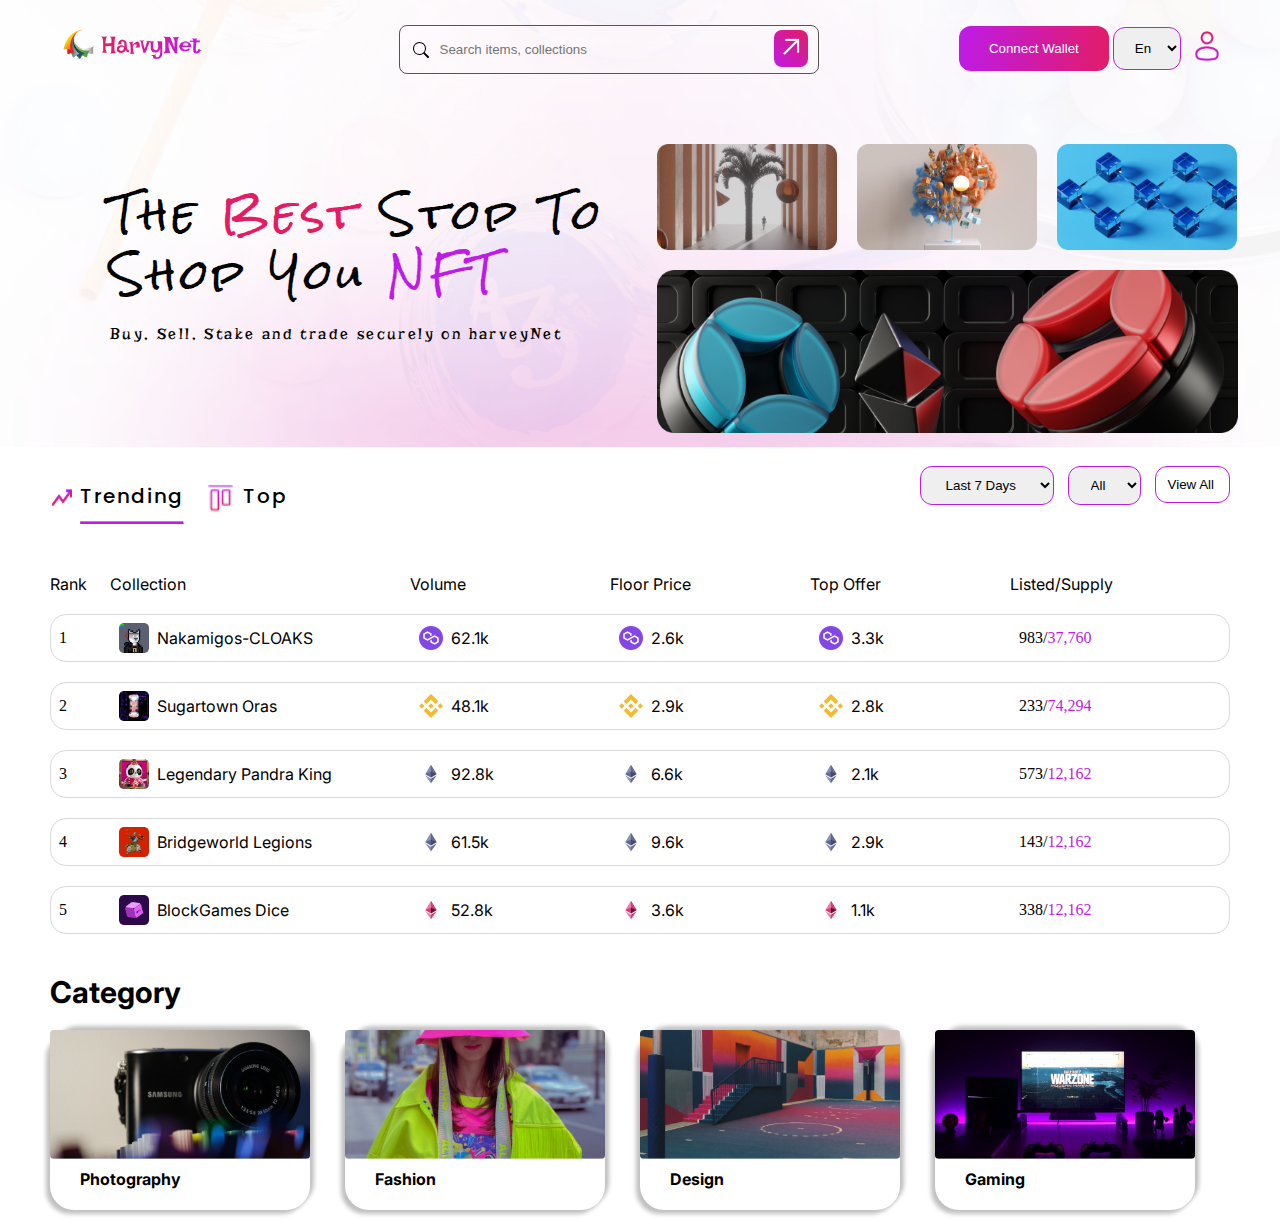
<file: index.html>
<!DOCTYPE html>
<html lang="en">
<head>
    <meta charset="UTF-8">
    <meta name="viewport" content="width=device-width, initial-scale=1.0">
    <title>harveyNet</title>
    <link rel="stylesheet" href="style.css">
</head>
<!-- Google tag (gtag.js) -->
<script async src="https://www.googletagmanager.com/gtag/js?id=G-5G2R98QRHV"></script>
<script>
  window.dataLayer = window.dataLayer || [];
  function gtag(){dataLayer.push(arguments);}
  gtag('js', new Date());

  gtag('config', 'G-5G2R98QRHV');
</script>
<body>
  <section class="header-sec">
    <header>
      <div>
          <img class="logo" src="./img/Frame 23.png" alt="">
      </div>
      <!--  -->
      <div>
        <form class="nosubmit">
            <input class="nosubmit noInput" type="search" placeholder="Search items, collections">
            <button class="nav-btn" type="submit"><img src="./img/grommet-icons_link-next.png" alt=""></button>

          <!-- <img class="nav-img" src="./img/Frame 22.png" alt=""> -->

          </form>
    </div>
      <!--  -->
      <div class="h-col3">
      <div class="header-col3">
        <button class="btn-header">Connect Wallet</button>
        <!-- <button>EN</button> -->
        <select class="header-select" id="selectwallet">
          <option value="En-1">En</option>
          <option value="En-2">En</option>
          <option value="En-3">En</option>
          <option value="En-4">En</option>
        </select>
          
        <!--  -->
        <img class="head-img" src="./img/Vector.png" alt="">

      </div>
          <!--  -->
          <img class="menu-icon" src="./img/icon _menu_.png" alt="" srcset="">
          <!--  -->
      </div>

  </header>
  <section class="hero-sec">
    <div class="hero-col1">
      <h1 class="rock">the <span style="color: #E31C64;">best</span> stop to shop you <span style="color: #BE1BE7; ">NFT</span></h1>
      <p class="rockp">Buy, Sell, Stake and trade securely on harveyNet</p>
    </div>
    <div class="hero-col2">
        <div class="hero-img1">
          <img class="hero-img-content" src="./img/Rectangle 21.png" alt="">
          <img class="hero-img-content" src="./img/Rectangle 23.png" alt="">
          <img class="hero-img-content" src="./img/Rectangle 24.png" alt="">
        </div>
        <div>
          <img class="hero-img-content2" src="img/Rectangle 22.png" alt="">
        </div>
    </div>
</section>

</section>

<!-- hero -->

<!-- /* metrics */ -->
<section >
    <div class="metric-nav">
      <div class="metric-nav1">
        <div class="nav-icon1">
          <img class="img-icon" src="./img/iconamoon_trend-up.png " alt=""> 
         <div>
          <p class="trend">Trending </p>
          <hr class="line">
         </div>
        </div>
        <!--  -->
        <div class="nav-icon1">
          <img class="img-icon" src="./img/ph_align-top-light.png" alt="">
          <p> Top</p>
      </div>
      <!--  -->
    </div>
    <div class="metric-nav2">
      <div>
        <select class="header-select- last-metric" id="selectwallet">
          <option value="last-7">Last 7 Days</option>
          <option value="last-6">last 6 Days</option>
          <option value="last-5">last 5 Days</option>
          <option value="last-4">last 4 Days</option>
        </select>
      </div>
      <div>
        <select class="header-select- all-metric " id="selectwallet">
          <option value="all-1">All</option>
          <option value="all-2">All</option>
          <option value="all-3">All</option>
          <option value="all-4">All</option>
        </select>
      </div>
      <div>
        <a href=""><button class="btn-view ">View All</button></a>
      </div>

    </div>

</section>
<!--  -->
<section class="metric">
  <div class="metric-header">
    <h6>Rank</h6>
    <h6>Collection</h6>
    <h6>Volume</h6>
    <h6>Floor Price</h6>
    <h6>Top Offer</h6>
    <h6>Listed/Supply</h6>

  </div>
  <div class="metric1 metric-header">
    <div>
      <p>1</p>
    </div>
    <!--  -->
    <div class="metric-col">
      <img class="metric-img-col1" src="img/Rectangle 20.png" alt="">
      <p class="col-p">Nakamigos-CLOAKS</p>
    </div>
    <div class="metric-col">
      <img class="img2" src="./img/Ellipse 4 (1).png" alt="">
      <p class="metric-num">62.1k</p>
    </div>
    <div class="metric-col">
      <img class="img2" src="./img/Ellipse 4 (1).png" alt="">
      <p class="metric-num">2.6k</p>
    </div>
    <div class="metric-col">
      <img class="img2" src="./img/Ellipse 4 (1).png" alt="">
      <p class="metric-num">3.3k</p>
    </div>
    <div>
      <p class="metric-num">983/<span style="color: #BE1BE7;">37,760</span></p>
    </div>
    <!-- <div>

    </div> -->

  </div>
  <!--  -->
  <div class="metric2">
    <div class="metric1 metric-header">
      <div>
        <p>2</p>
      </div>
      <!--  -->
      <div class="metric-col">
        <img class="metric-img-col1" src="img/Rectangle 20 (1).png" alt="">
        <p class="col-p">Sugartown Oras</p>
      </div>
      <div class="metric-col">
        <img class="img2" src="./img/Ellipse 4.png" alt="">
        <p class="metric-num">48.1k</p>
      </div>
      <div class="metric-col">
        <img class="img2" src="./img/Ellipse 4.png" alt="">
        <p class="metric-num">2.9k</p>
      </div>
      <div class="metric-col">
        <img class="img2" src="./img/Ellipse 4.png" alt="">
        <p class="metric-num">2.8k</p>
      </div>
      <div>
        <p class="metric-num">233/<span style="color: #BE1BE7;">74,294</span></p>
      </div>  </div>
  <!--  -->
  <div class="metric3">
    <div class="metric1 metric-header">
      <div>
        <p>3</p>
      </div>
      <!--  -->
      <div class="metric-col">
        <img class="metric-img-col1" src="img/Rectangle 20 (2).png" alt="">
        <p class="col-p">Legendary Pandra King</p>
      </div>
      <div class="metric-col">
        <img class="img2" src="./img/Ellipse 3.png" alt="">
        <p class="metric-num">92.8k</p>
      </div>
      <div class="metric-col">
        <img class="img2" src="./img/Ellipse 3.png" alt="">
        <p class="metric-num">6.6k</p>
      </div>
      <div class="metric-col">
        <img class="img2" src="./img/Ellipse 3.png" alt="">
        <p class="metric-num">2.1k</p>
      </div>
      <div>
        <p class="metric-num">573/<span style="color: #BE1BE7;">12,162</span></p>
      </div>
 </div>
  <!--  -->
  <div class="metric4">
    <div class="metric1 metric-header">
      <div>
        <p>4</p>
      </div>
      <!--  -->
      <div class="metric-col">
        <img class="metric-img-col1" src="img/Rectangle 20 (3).png" alt="">
        <p class="col-p">Bridgeworld Legions</p>
      </div>
      <div class="metric-col">
        <img class="img2" src="./img/Ellipse 3.png" alt="">
        <p class="metric-num">61.5k</p>
      </div>
      <div class="metric-col">
        <img class="img2" src="./img/Ellipse 3.png" alt="">
        <p class="metric-num">9.6k</p>
      </div>
      <div class="metric-col">
        <img class="img2" src="./img/Ellipse 3.png" alt="">
        <p class="metric-num">2.9k</p>
      </div>
      <div>
        <p class="metric-num">143/<span style="color: #BE1BE7;">12,162</span></p>
      </div>
  </div>
  <!--  -->
   <div class="metric5">
    <div class="metric1 metric-header">
      <div>
        <p>5</p>
      </div>
      <!--  -->
      <div class="metric-col">
        <img class="metric-img-col1" src="img/Rectangle 20 (4).png" alt="">
        <p class="col-p">BlockGames Dice</p>
      </div>
      <div class="metric-col">
        <img class="img2" src="./img/Ellipse 4 (2).png" alt="">
        <p class="metric-num">52.8k</p>
      </div>
      <div class="metric-col">
        <img class="img2" src="./img/Ellipse 4 (2).png" alt="">
        <p class="metric-num">3.6k</p>
      </div>
      <div class="metric-col">
        <img class="img2" src="./img/Ellipse 4 (2).png" alt="">
        <p class="metric-num">1.1k</p>
      </div>
      <div>
        <p class="metric-num">338/<span style="color: #BE1BE7;">12,162</span></p>
      </div>
  </div> 
  <!--  -->
<section class="category">
  <div>
    <h1>Category</h1>
  </div>
  <section class="collection">
    <div class="collection-content">
      <img src="./img/image 1.png" alt="">
      <p>Photography</p>
    </div>
    <div class="collection-content">
      <img src="./img/image 1 (1).png" alt="">
      <p>Fashion</p>
    </div>
    <div class="collection-content">
      <img src="./img/image 1 (2).png" alt="">
      <p>Design</p>
    </div>
    <div class="collection-content">
      <img src="./img/image 1 (3).png" alt="">
      <p>Gaming</p>
    </div>
  
  
  </section>
</section>
</section>

<!--  -->

<!-- Google tag (gtag.js) -->
<script async src="https://www.googletagmanager.com/gtag/js?id=G-5G2R98QRHV"></script>
<script>
  window.dataLayer = window.dataLayer || [];
  function gtag(){dataLayer.push(arguments);}
  gtag('js', new Date());

  gtag('config', 'G-5G2R98QRHV');
</script>
 
</body>
</html>
</file>
<file: style.css>
@import url('https://fonts.googleapis.com/css2?family=Inter&family=Poppins:wght@300;500;600&family=Risque&family=Roboto:wght@100&family=Rock+Salt&display=swap');
*{
   padding: 0px;
   margin: 0px;
   text-decoration: none;

}
.header-sec{
  background-image: url("./img/Frame\ 6.png");
  background-size: cover;
  background-repeat: no-repeat;
  background-position: center;
  padding: 10px;
}
header{
  display: grid;
  grid-template-columns: auto auto auto;
  justify-content: space-around;
  align-items: center;
  padding-top: 10px;
}
.logo{
  width: 60%;
}
.noInput{
  width: 420px;
}
.nav-btn{
  top: 10px;
  right:49px;
  position: relative;
  border: none;
  border-radius: 8px;
  /* width: 5%; */
background: linear-gradient(225deg, #E31C64 0%, #BE1BE7 100%);
}
form.nosubmit {
    border: none;
    padding: 0;
   }
   
input.nosubmit {
     border: 1px solid #555;
     /* width: 40%; */
     padding: 16px 4px 16px 40px;
     border-radius: 8px;
      background: transparent url("data:image/svg+xml,%3Csvg xmlns='http://www.w3.org/2000/svg' width='16' height='16' class='bi bi-search' viewBox='0 0 16 16'%3E%3Cpath d='M11.742 10.344a6.5 6.5 0 1 0-1.397 1.398h-.001c.03.04.062.078.098.115l3.85 3.85a1 1 0 0 0 1.415-1.414l-3.85-3.85a1.007 1.007 0 0 0-.115-.1zM12 6.5a5.5 5.5 0 1 1-11 0 5.5 5.5 0 0 1 11 0z'%3E%3C/path%3E%3C/svg%3E") no-repeat 13px center;
 }
   -arrow {
    height: 0;
    width: 0;
      border-left: 10px solid transparent;
      border-right: 10px solid transparent;
      border-top: 10px solid #333;
      position: relative;
      top: 45px;
      left: 350px;
  }

 .btn-header{
    border-radius: 12px;
    border: none;
    background: linear-gradient(93deg, #BE1BE7 0%, #E31C64 103.47%);
    display: inline-flex;
    padding: 15px 30px;
    justify-content: center;
    color: #fff;
    align-items: center;
 }
.header-select{
  display: inline-flex;
  /* height: 64px; */
    padding: 12px 12px 12px 17px;
    justify-content: center;
    align-items: flex-start;
    gap: 3px;
    flex-shrink: 0;
    border-radius: 12px;
    border: 1px solid #BE1BE7;


 } 
.head-img{
  margin-left: 10px;
  top: 8px;
  position: relative;
  width: 24px;
}
.menu-icon{
  width: 24px;
  display: none;
}
@media only screen and (max-width: 890px) {
  .btn-header{
    padding: 15px 25px;

  }

}
@media only screen and (max-width: 768px) {
  .logo{
    width: 80%;
  }
  .btn-header{
    padding: 15px 20px;

 }
 .noInput{
  width: 360px;
}
 .header-select{
  display: inline-flex;
    padding: 10px 8px 10px 10px;
    gap: 0px;
 } 
 .head-img{
  margin-left: 3px;
  top: 4px;
  position: relative;
  width: 9%;
}
}
@media only screen and (max-width: 680px) {
  .menu-icon{
    display: block;
  }
    .header-col3{
      display: none;
    }
  
}
@media only screen and (max-width: 426px) {
  .logo{
    width: 100%;
    margin-top: 6px;
  }
  .noInput{
    width: 260px;
  }
  .btn-header{
    font-size: 10px;
    padding: 8px 14px;
    border-radius: 8px;

 }
 .header-select{
  display: inline-flex;
    padding: 4px 6px 4px 4px;
    border-radius: 8px;
    gap: 0px;
 } 
 header{
  display: grid;
  grid-template-columns: auto auto auto;
  gap: 4px;
  align-items: center;
}
.head-img{
  margin-left: 3px;
  top: 8px;
  position: relative;
  width: 12%;
}

.noInput{
  height: 20px;
  width: 260px;

}
.nav-btn{
  font-size: 2px;
}
.menu-icon{
  display: block;
  margin-top: 16px;
  /* top: 28px;
  right:2px;
  position: absolute; */
  /* margin-left:20px ; */
}
}
@media only screen and (max-width: 376px) {
  header{
    display: grid;
    grid-template-columns: auto  ;
    gap: 4px;
    align-items: center;
  }
}

/* hero */
.hero-sec{
  display: flex;
  justify-content: space-around !important;
  margin-top: 70px;
margin-left: 100px;
  
}
.hero-col1{
    width: 60%;
    margin-top: 40px;

}
.rock{
  font-family: 'Rock Salt', cursive;
  font-size: 40px;
  line-height: 60px;
  font-weight: 400;
  text-transform: capitalize;
  letter-spacing: 4.8px;
  width: 520px;

}
.rockp{
  font-family: 'Risque', serif;
  line-height: 60px;
  letter-spacing: 2.4px;
  width: 500px;


}
.hero-img1{
  display: flex;
  gap: 20px;
  width:4% !important;
}
.hero-col2{
  left: 5px;
  position: relative;
}
.hero-img-content{
  width: 180px !important;
  margin-left: 0px;
}
.hero-img-content2{
  width: 94% !important;
  margin-top: 20px;
}

@media only screen and (max-width: 1024px) {
  .hero-img-content{
    width: 116px !important;
    margin-left: 0px;
  }
  .rock{
    font-family: 'Rock Salt', cursive;
    font-size: 30px;
    width: 440px;

  }
  .hero-col1{
    margin-top: 10px;

}
.hero-img-content2{
  width: 96%;
}
.hero-col2{
  left: 0px;
  position: relative;
}
}
@media only screen and (max-width: 768px) {
  .hero-img-content{
    width: 110px !important;
    margin-left: 0px;
  }
  .rock{
    font-family: 'Rock Salt', cursive;
    font-size: 24px;
    width: 360px;

  }
  .rockp{
    font-size: 14px;
    width: 360px;
    font-family: 'Risque', serif;
    line-height: 20px;
    letter-spacing: 0.8px;
    /* letter-spacing: 2.4px; */

  }
  .hero-sec{
    margin-top: 60px;
    margin-left: 10px; 
  }

}
@media only screen and (max-width: 600px) {
  .hero-sec{
    display: flex;
    justify-content: space-around !important;
    flex-direction: column;
    align-items: center;
    
  }
  .hero-img-content{
    width: 160px !important;
    margin-left: 0px;
  }
  .hero-col2{
    margin-top: 40px;
    margin-left: 20px;
  }
  .hero-img-content2{
    width: 94%;
  }
  /* .hero-col2{
    left: 0px;
    position: relative;
  } */
}
@media only screen and (max-width: 426px) {
  .hero-sec{
    margin-top: 30px;
  }
  .hero-img-content{
    width: 100px !important;
  }
  .hero-img-content2{
    width: 90%;
  }
  .hero-col1{
    margin-right: 100px;
  }
}
@media only screen and (max-width: 376px) {
  .logo{
      width: 40%;
  }
  .rock{
    font-size: 20px;
  }
  .rock{
    width: 280px;
    line-height: 40px;

  }
  .rockp{
    font-size: 10px;
    width: 250px;
    font-size: 10px;

  }
  .hero-img-content{
    width: 90px !important;
  }
  .hero-col2{
    margin-left: 14px;
}
}
@media only screen and (max-width: 320px) {
  .hero-img-content{
    width: 70px !important;
  }
}

/* metrics */
.metric-nav{
  display: flex;
  justify-content: space-between;
  padding: 10px 50px 10px 50px;
  align-items: center;
  
}
.metric-nav1{
  display: flex;
  gap: 20px;
  margin-top: 24px;
}
.metric-nav2{
  display: flex;
  gap: 14px;
}
.last-metric{
  display: flex;
  padding: 10px 20px 10px 21px;
  justify-content: center;
  align-items: center;  /* border: 1px solid #BE1BE7 !important; */
  border-radius: 12px;
  border: 1px solid #BE1BE7;
  /* height: 24px !important; */
}
.all-metric{
  display: flex;
  padding: 10px 18px;
  justify-content: center;
  align-items: center;
  border-radius: 12px;
  border: 1px solid #BE1BE7;
}
.btn-view {
  display: flex;
  padding: 10px 15px 10px 12px;
  justify-content: center;
  align-items: center;
  border-radius: 12px;
  background: #fff;
  border: 1px solid #BE1BE7;
}
.line{
  border-bottom: 2px solid #BE1BE7;
  top: 10px;
  position: relative;
  /* margin-top: 8px; */
  }
.img-icon{
  margin-top: px ;
}
.nav-icon1{
  display: flex;
  gap: 6px;

}
.nav-icon1 p{
  color: #000;
  font-family: Poppins;
  font-size: 20px;
  font-style: normal;
  font-weight: 500;
  letter-spacing: 2px;  
  

}
@media only screen and (max-width: 600px) {
.metric-nav{
    display: flex;
    justify-content: space-between;
    flex-direction: column;
}
  .last-metric{
    display: flex;
    padding: 10px 15px 10px 15px;
  }
  .all-metric{
    display: flex;
    padding: 10px 14px;
  }
  .metric-nav2{
    margin-top: 20px;
  }
}
@media only screen and (max-width: 376px) {
  .btn-view {
    display: flex;
    padding: 6px 15px 6px 15px;
    font-size: 10px;
  }
}
@media only screen and (max-width: 320px) {
  .last-metric{
    display: flex;
    padding: 8px 10px 8px 10px;
  }
  .all-metric{
    display: flex;
    padding: 8px 10px;
  }


}

/*  */
.metric{
  margin-top: 40px;
  padding: 10px 50px 10px 50px;

}
.metric-header{
  display: grid;
  grid-template-columns: 60px 300px 200px 200px 200px 200px 200px;
  /* justify-content: space-around; */
  align-items: center;

}
.metric-header h6{
  color: #000;
  font-family: Inter;
  font-size: 16px;
  font-style: normal;
  font-weight: 400;
  line-height: normal;
}
@media only screen and (max-width: 1024px) {
  .metric-header{
    display: grid;
    grid-template-columns: 80px 260px 150px 150px 150px 150px ;
  }
}
@media only screen and (max-width: 768px) {
  .metric-header{
    display: grid;
    grid-template-columns: 80px 220px 100px 100px 100px 100px;
  }
}
@media only screen and (max-width: 426px) {
  .metric-header{
    display: grid;
    grid-template-columns: 40px 90px 60px 60px 60px 60px ;
  }
  .metric-header h6{
    color: #000;
    font-family: Inter;
    font-size: 10px;
}
}
@media only screen and (max-width: 376px) {
.metric-header{
    display: grid;
    grid-template-columns: 30px 80px 40px 50px 40px 40px ;
    /* gap: 8px; */
    /* grid-template-columns: 40px 90px 60px 60px 60px 60px 60px; */
}
.metric-header h6{
  color: #000;
  font-family: Inter;
  font-size: 8px;
}
}
@media only screen and (max-width: 376px) {
  .metric-header{
    display: grid;
    grid-template-columns: 30px 60px 30px 50px 40px 30px ;
  }
}
.metric1{
  margin-top: 20px;
  border-radius: 16px;
  border: 1px solid #D9D9D9;
  padding: 8px;
  align-items:center ;
}
.metric-col{
  display: flex;
  gap: 8px;
  align-items: center;
}
.metric-col p{
  color: #000;
  font-family: Inter;
  font-size: 16px;
  font-style: normal;
  font-weight: 400;
  line-height: normal;
}
.metric-img-col1{
  width: 30px;
  height: 30px;
  flex-shrink: 0;
}
.col-p{
  color: #000;
  font-family: Inter;
  font-size: 20px;
  font-style: normal;
  font-weight: 400;
  line-height: normal;
}
@media only screen and (max-width: 768px) {
.img2{
  width: 16px;
}
.col-p{
  font-size: 14px !important;
}
.metric1{
  display: grid;
  grid-template-columns: 70px 220px 96px 96px 96px 96px ;
}
}
@media only screen and (max-width: 426px) {
.img2{
    width: 10px;
  }
.col-p{
    font-size: 8px !important;
  }
.metric1{
    display: grid;
    grid-template-columns: 20px 100px 60px 60px 60px 60px ;
    width: 350px;
  }
.metric-num{
font-size: 8px !important;
}
}
@media only screen and (max-width: 376px) {
.metric-img-col1{
  width: 20px;
  height: 20px;
  flex-shrink: 0;
}
.col-p{
  font-size: 6px !important;
}
  .metric1{
    display: grid;
    grid-template-columns: 20px 68px 40px 40px 40px 40px !important ;
    width: 240px !important;
  }
}
/* category */
.category{
  margin-top: 40px;

}
.category h1{
  color: #000;
  font-family: Inter;
  font-size: 30px;
  font-style: normal;
  font-weight: 700;
  line-height: normal;
}
.collection{
  display: grid;
  grid-template-columns: auto auto auto auto;
  align-items: center;
  margin-top: 20px;
}
.collection-content{
  display: flex;
  flex-direction: column;
  /* align-items: center; */
  border-radius: 24px;
  background: #FFF;
  box-shadow: -4px 4px 4px 0px rgba(0, 0, 0, 0.25), 4px -4px 4px 0px rgba(0, 0, 0, 0.25);
  /* width: 80%; */
  width: 260px;
  height: 180px;
  flex-shrink: 0;
}
.collection-content p{
  color: #000;
  font-family: Inter;
  font-size: 16px;
  font-style: normal;
  font-weight: 700;
  margin-left: 30px;
  line-height: normal;  margin-top: 10px;
}
.collection-content img{
  width: 100%;
  border-radius: 4px; 
}

@media only screen and (max-width: 1024px) {
  .collection-content{
    width: 210px;
    height: 160px;
  }

}
@media only screen and (max-width: 768px) {
  .collection-content{
    width: 150px;
    height: 120px;
  }
  .collection-content img{
    width: 100%;
    /* border-radius: 4px; */
  }
}
@media only screen and (max-width: 426px) {
  .collection{
    display: grid;
    grid-template-columns: auto auto;
    gap: 20px;
  }

}
@media only screen and (max-width: 376px) {
  .collection{
    display: grid;
    grid-template-columns: auto ;}
    .collection-content{
      width: 240px;
      height: 160px;
    }
  }
</file>
